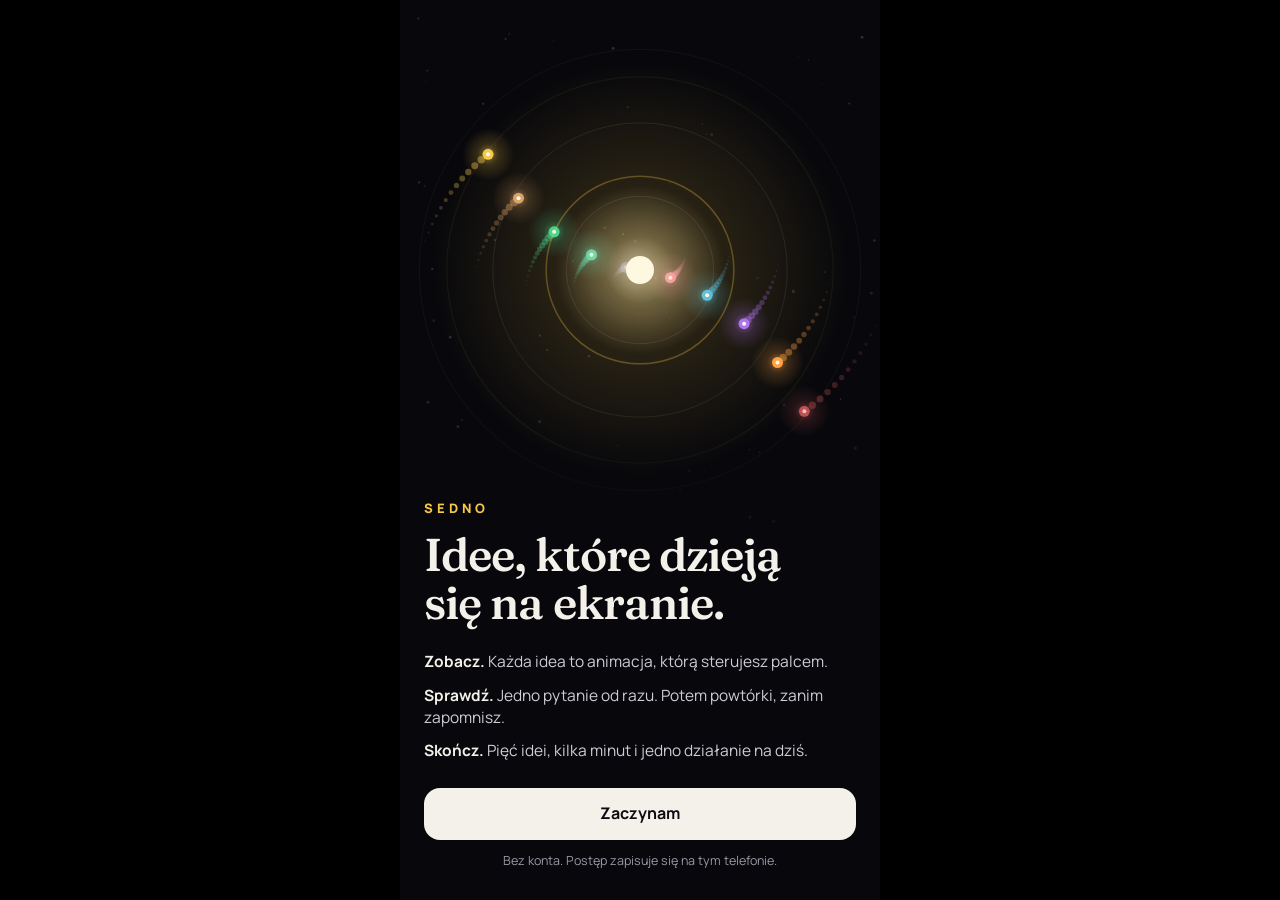
<file: index.html>
<!doctype html>
<html lang="pl">
  <head>
    <meta charset="utf-8" />
    <meta name="robots" content="noindex" />
    <meta name="viewport" content="width=device-width, initial-scale=1" />
    <title>Sedno</title>
    <script>
      location.replace('./i7/' + location.search + location.hash);
    </script>
    <meta http-equiv="refresh" content="0; url=./i7/" />
  </head>
  <body style="margin: 0; padding: 24px; background: #08080c; color: #f4f1ea; font-family: system-ui, sans-serif">
    <a href="./i7/" style="color: #f7c948">Otwórz Sedno</a>
  </body>
</html>
</file>
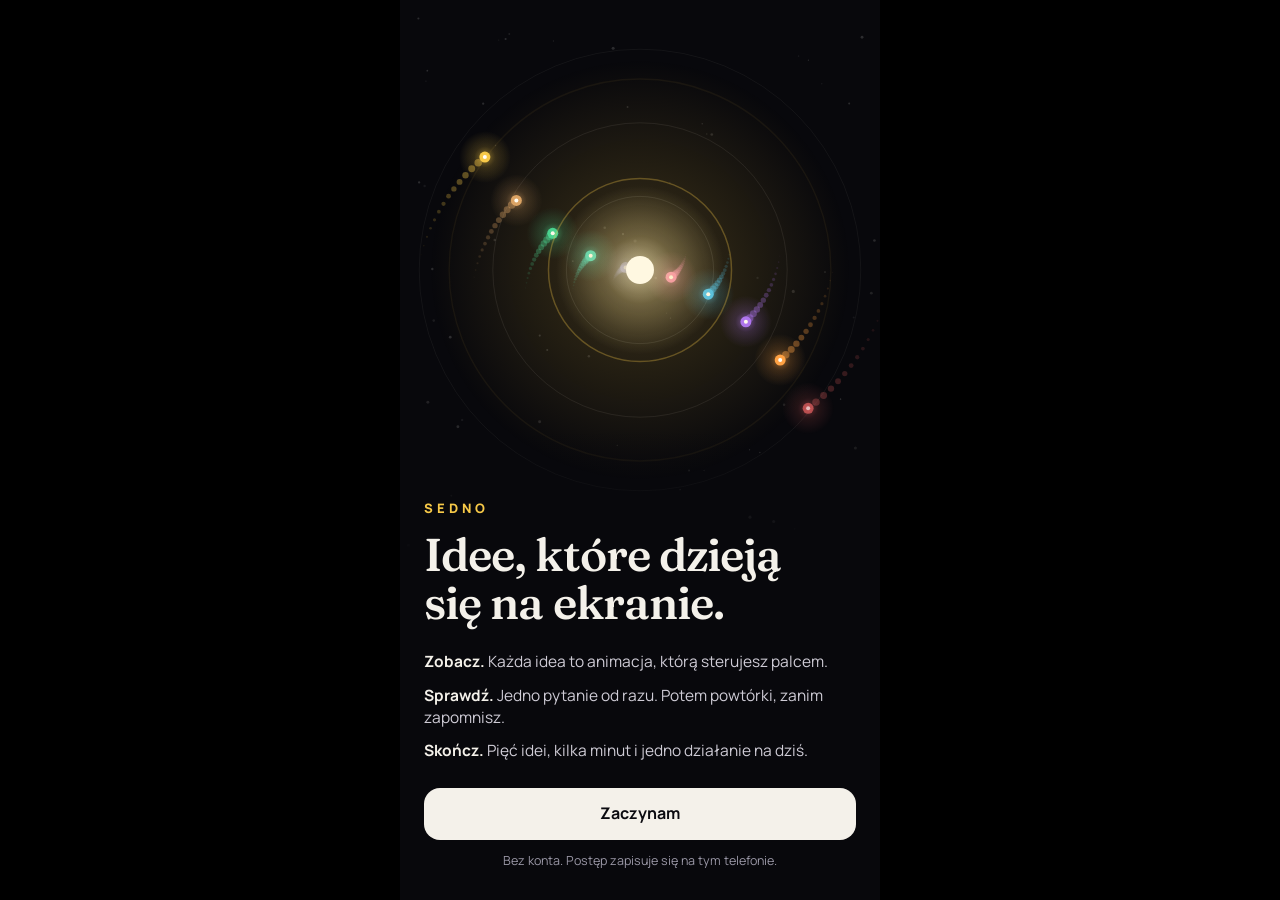
<file: app/index.html>
<!doctype html>
<html lang="pl">
  <head>
    <meta charset="utf-8" />
    <meta name="robots" content="noindex" />
    <meta name="viewport" content="width=device-width, initial-scale=1" />
    <title>Sedno</title>
    <script>
      location.replace('../i7/' + location.search + location.hash);
    </script>
    <meta http-equiv="refresh" content="0; url=../i7/" />
  </head>
  <body style="margin: 0; padding: 24px; background: #08080c; color: #f4f1ea; font-family: system-ui, sans-serif">
    <a href="../i7/" style="color: #f7c948">Otwórz Sedno</a>
  </body>
</html>
</file>
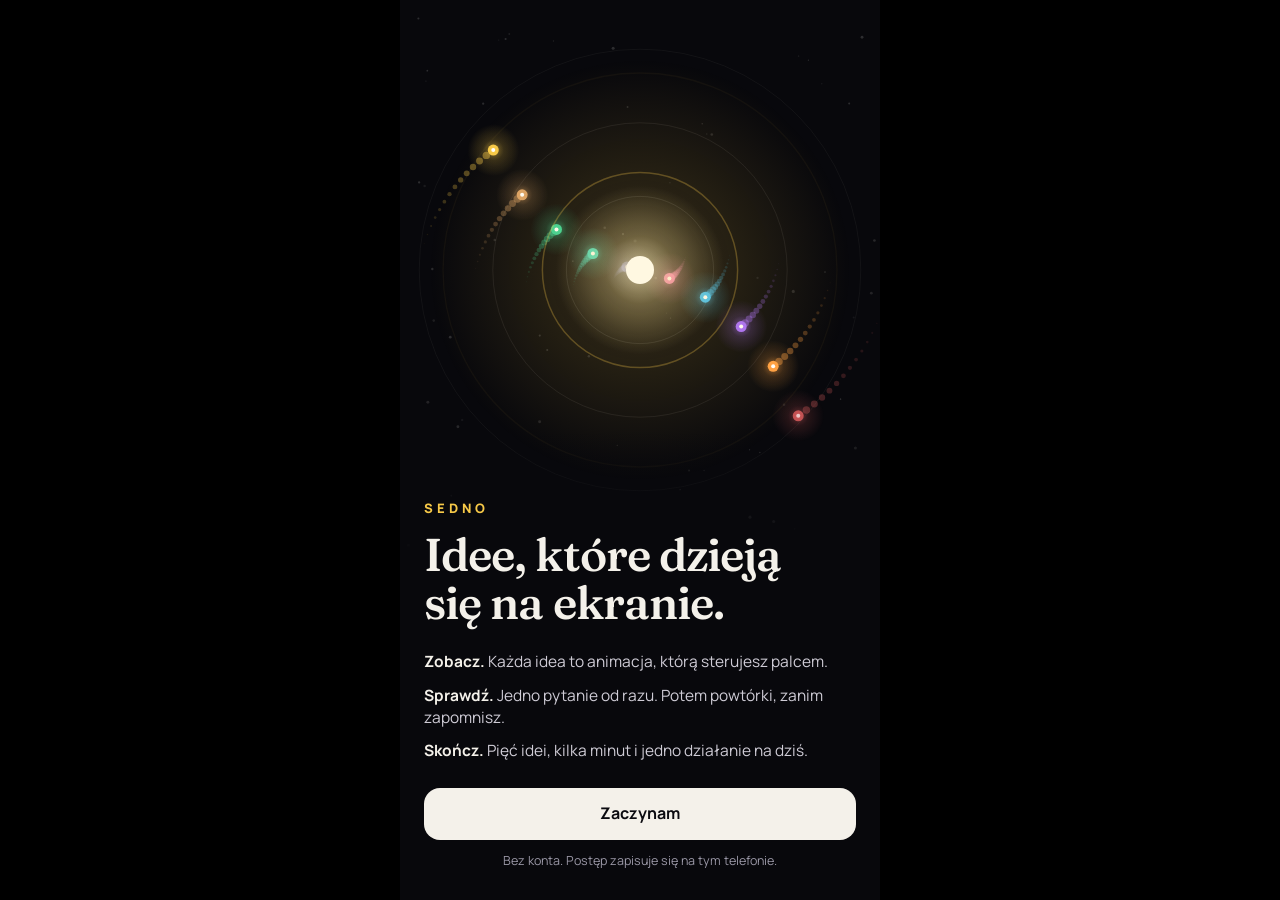
<file: i7/index.html>
<!doctype html>
<html lang="pl">
  <head>
    <meta charset="UTF-8" />
    <meta
      name="viewport"
      content="width=device-width, initial-scale=1, maximum-scale=1, user-scalable=no, viewport-fit=cover"
    />
    <meta name="theme-color" content="#08080c" />
    <meta name="apple-mobile-web-app-capable" content="yes" />
    <meta name="mobile-web-app-capable" content="yes" />
    <meta name="apple-mobile-web-app-status-bar-style" content="black-translucent" />
    <meta name="apple-mobile-web-app-title" content="Sedno" />
    <meta name="robots" content="noindex" />
    <meta name="description" content="Idee, które dzieją się na ekranie. Kilka minut dziennie, które naprawdę zostają w głowie." />
    <link rel="manifest" href="./manifest.webmanifest" />
    <link rel="icon" href="./icon.svg" type="image/svg+xml" />
    <link rel="apple-touch-icon" href="./icon-180.png" />
    <title>Sedno</title>
    <script type="module" crossorigin src="./assets/index-B5Yh-e4J.js"></script>
    <link rel="stylesheet" crossorigin href="./assets/index-BaCRoqMn.css">
  </head>
  <body>
    <div id="root"></div>
  </body>
</html>
</file>
<file: i7/assets/index-BaCRoqMn.css>
@font-face{font-family:Manrope Variable;font-style:normal;font-display:swap;font-weight:200 800;src:url([data-uri])format("woff2-variations");unicode-range:U+460-52F,U+1C80-1C8A,U+20B4,U+2DE0-2DFF,U+A640-A69F,U+FE2E-FE2F}@font-face{font-family:Manrope Variable;font-style:normal;font-display:swap;font-weight:200 800;src:url(./manrope-cyrillic-wght-normal-Dvxsihut.woff2)format("woff2-variations");unicode-range:U+301,U+400-45F,U+490-491,U+4B0-4B1,U+2116}@font-face{font-family:Manrope Variable;font-style:normal;font-display:swap;font-weight:200 800;src:url(./manrope-greek-wght-normal-DL7QRZyv.woff2)format("woff2-variations");unicode-range:U+370-377,U+37A-37F,U+384-38A,U+38C,U+38E-3A1,U+3A3-3FF}@font-face{font-family:Manrope Variable;font-style:normal;font-display:swap;font-weight:200 800;src:url(./manrope-vietnamese-wght-normal-usUDDRr7.woff2)format("woff2-variations");unicode-range:U+102-103,U+110-111,U+128-129,U+168-169,U+1A0-1A1,U+1AF-1B0,U+300-301,U+303-304,U+308-309,U+323,U+329,U+1EA0-1EF9,U+20AB}@font-face{font-family:Manrope Variable;font-style:normal;font-display:swap;font-weight:200 800;src:url(./manrope-latin-ext-wght-normal-Ch3YOpNY.woff2)format("woff2-variations");unicode-range:U+100-2BA,U+2BD-2C5,U+2C7-2CC,U+2CE-2D7,U+2DD-2FF,U+304,U+308,U+329,U+1D00-1DBF,U+1E00-1E9F,U+1EF2-1EFF,U+2020,U+20A0-20AB,U+20AD-20C0,U+2113,U+2C60-2C7F,U+A720-A7FF}@font-face{font-family:Manrope Variable;font-style:normal;font-display:swap;font-weight:200 800;src:url(./manrope-latin-wght-normal-DHIcAJRg.woff2)format("woff2-variations");unicode-range:U+??,U+131,U+152-153,U+2BB-2BC,U+2C6,U+2DA,U+2DC,U+304,U+308,U+329,U+2000-206F,U+20AC,U+2122,U+2191,U+2193,U+2212,U+2215,U+FEFF,U+FFFD}@font-face{font-family:Fraunces Variable;font-style:normal;font-display:swap;font-weight:100 900;src:url(./fraunces-vietnamese-wght-normal-CnvboYUG.woff2)format("woff2-variations");unicode-range:U+102-103,U+110-111,U+128-129,U+168-169,U+1A0-1A1,U+1AF-1B0,U+300-301,U+303-304,U+308-309,U+323,U+329,U+1EA0-1EF9,U+20AB}@font-face{font-family:Fraunces Variable;font-style:normal;font-display:swap;font-weight:100 900;src:url(./fraunces-latin-ext-wght-normal-Ca2vKHc0.woff2)format("woff2-variations");unicode-range:U+100-2BA,U+2BD-2C5,U+2C7-2CC,U+2CE-2D7,U+2DD-2FF,U+304,U+308,U+329,U+1D00-1DBF,U+1E00-1E9F,U+1EF2-1EFF,U+2020,U+20A0-20AB,U+20AD-20C0,U+2113,U+2C60-2C7F,U+A720-A7FF}@font-face{font-family:Fraunces Variable;font-style:normal;font-display:swap;font-weight:100 900;src:url(./fraunces-latin-wght-normal-ukD16Tqj.woff2)format("woff2-variations");unicode-range:U+??,U+131,U+152-153,U+2BB-2BC,U+2C6,U+2DA,U+2DC,U+304,U+308,U+329,U+2000-206F,U+20AC,U+2122,U+2191,U+2193,U+2212,U+2215,U+FEFF,U+FFFD}:root{--bg:#08080c;--card:#14141c;--card2:#1c1c27;--ink:#f4f1ea;--dim:#9a97a6;--line:#f4f1ea1a;--good:#5fe3a1;--bad:#ff6b6b;--accent:#f7c948;--accent2:#ffe9a3;--sans:"Manrope Variable", system-ui, -apple-system, "Segoe UI", sans-serif;--serif:"Fraunces Variable", Georgia, "Times New Roman", serif;--nav:calc(58px + env(safe-area-inset-bottom,0px));--top:env(safe-area-inset-top,0px);--lightningcss-light: ;--lightningcss-dark:initial;color-scheme:dark}*{box-sizing:border-box;-webkit-tap-highlight-color:transparent}html,body,#root{height:100%;margin:0}body{color:var(--ink);font-family:var(--sans);-webkit-font-smoothing:antialiased;overscroll-behavior:none;-webkit-user-select:none;user-select:none;-webkit-touch-callout:none;background:#000;font-size:16px;line-height:1.45;overflow:hidden}button{font:inherit;color:inherit;cursor:pointer;touch-action:manipulation;background:0 0;border:0;padding:0}h1,h2,h3,p,ul{margin:0;padding:0}ul{list-style:none}.app{background:var(--bg);max-width:480px;height:100dvh;margin:0 auto;position:relative;overflow:hidden}.feed{scroll-snap-type:y mandatory;overscroll-behavior:contain;scrollbar-width:none;height:100%;overflow-y:scroll}.feed::-webkit-scrollbar{display:none}.page-wrap{scroll-snap-align:start;scroll-snap-stop:always;height:100%}.page-wrap.tall{height:auto;min-height:100%}.page{flex-direction:column;height:100%;display:flex;position:relative;overflow:hidden}.lesson{touch-action:pan-y}.lesson-bg{background:radial-gradient(120% 60% at 50% 30%, color-mix(in srgb, var(--accent) 13%, transparent), transparent 70%), radial-gradient(90% 40% at 50% 105%, color-mix(in srgb, var(--accent) 9%, transparent), transparent 70%), var(--bg);position:absolute;inset:0}.scene-canvas{width:100%;height:100%;transition:opacity .4s,filter .4s;position:absolute;inset:0}.lesson.at-quiz .scene-canvas{opacity:.38;filter:saturate(.8)}.lesson-top{z-index:2;padding:calc(var(--top) + 10px) 16px 0;position:relative}.segs{gap:4px;display:flex}.segs span{background:#f4f1ea2e;border-radius:2px;flex:1;height:3px;transition:background .3s}.segs span.on{background:var(--accent)}.who{align-items:center;gap:10px;margin-top:12px;display:flex}.avatar{letter-spacing:.02em;color:#0b0b10;background:linear-gradient(140deg, var(--accent2), var(--accent));border-radius:50%;flex:none;place-items:center;width:36px;height:36px;font-size:13px;font-weight:800;display:grid}.who-text{flex:1;min-width:0;line-height:1.2}.who-text b{font-size:15px;font-weight:700;display:block}.who-text small{color:var(--dim);white-space:nowrap;text-overflow:ellipsis;font-size:12.5px;display:block;overflow:hidden}.counter{color:var(--dim);font-variant-numeric:tabular-nums;font-size:12px;font-weight:700}.icon-btn{width:40px;height:40px;color:var(--dim);border-radius:50%;place-items:center;font-size:18px;display:grid}.icon-btn.on{color:var(--accent)}.icon-btn:active{transform:scale(.9)}.caption-area{z-index:2;padding:44px 22px calc(var(--nav) + 18px);background:linear-gradient(to top, var(--bg) 62%, transparent);flex-direction:column;justify-content:flex-end;min-height:34%;margin-top:auto;display:flex;position:relative}.overlay .caption-area{padding-bottom:calc(env(safe-area-inset-bottom,0px) + 26px)}.caption{animation:.45s cubic-bezier(.2,.8,.2,1) both rise}.caption p{text-wrap:pretty;font-size:clamp(18px,5vw,21px);font-weight:500;line-height:1.38}.caption.hook p{font-family:var(--serif);letter-spacing:-.01em;text-wrap:balance;font-size:clamp(27px,7.6vw,34px);font-weight:560;line-height:1.14}.footnote{color:var(--dim);margin-top:10px;font-size:12.5px;display:block}.tap-hint{letter-spacing:.02em;color:var(--accent);margin-top:16px;font-size:13px;font-weight:700;animation:1.8s ease-in-out infinite breathe;display:inline-block}.tap-hint:after{content:" ›"}.next-hint{text-align:right;letter-spacing:.02em;color:var(--dim);margin-top:10px;font-size:12px;font-weight:700;animation:2.2s ease-in-out infinite breathe;display:block}.caption.sedno .next-hint{color:var(--accent)}.try-chip{color:#0b0b10;background:var(--accent);border-radius:99px;align-items:center;gap:8px;margin-bottom:12px;padding:7px 14px 7px 10px;font-size:13px;font-weight:800;display:inline-flex}.try-hand{font-size:16px;animation:1.2s ease-in-out infinite nudge;display:inline-block}.caption.sedno p{font-family:var(--serif);text-wrap:pretty;font-size:clamp(21px,5.9vw,25px);font-weight:540;line-height:1.24}.sedno-label{letter-spacing:.14em;text-transform:uppercase;color:var(--accent);background:color-mix(in srgb, var(--accent) 14%, transparent);border-radius:6px;margin-bottom:10px;padding:4px 10px;font-size:11px;font-weight:800;display:inline-block}.source{color:var(--dim);margin-top:12px;font-size:12px;line-height:1.4;display:block}.quiz{animation:.45s cubic-bezier(.2,.8,.2,1) both rise}.quiz-label{letter-spacing:.14em;text-transform:uppercase;color:var(--dim);margin-bottom:12px;font-size:11px;font-weight:800}.quiz-question{font-family:var(--serif);margin-bottom:16px;font-size:23px;font-weight:540;line-height:1.22}.swipe-card{touch-action:pan-y;background:linear-gradient(160deg, var(--card2), var(--card));border:1px solid var(--line);cursor:grab;will-change:transform;border-radius:22px;position:relative;box-shadow:0 18px 50px #0000008c}.quiz-card{text-align:center;place-items:center;min-height:150px;padding:30px 22px;display:grid}.quiz-card p{font-family:var(--serif);text-wrap:balance;font-size:clamp(20px,5.6vw,23px);font-weight:540;line-height:1.25}.stamp{letter-spacing:.08em;pointer-events:none;background:var(--card);border:2.5px solid;border-radius:8px;padding:3px 9px;font-size:13px;font-weight:800;position:absolute;top:12px}.stamp-right{color:var(--good);left:12px;transform:rotate(-10deg)}.stamp-left{color:var(--bad);right:12px;transform:rotate(10deg)}.tf-buttons{gap:10px;margin-top:14px;transition:opacity .25s;display:flex}.tf-buttons.hidden{opacity:0;pointer-events:none}.btn{border-radius:16px;justify-content:center;align-items:center;gap:8px;min-height:52px;padding:0 20px;font-size:16px;font-weight:700;transition:transform .12s,background .2s;display:inline-flex}.btn:active{transform:scale(.97)}.btn.primary{color:#0b0b10;background:var(--ink);width:100%}.btn.ghost{border:1px solid var(--line);color:var(--ink)}.btn.wide{width:100%}.btn.small{min-height:40px;padding:0 14px;font-size:13px}.btn.tf{background:var(--card);border:1px solid var(--line);flex:1}.btn.tf.ok{color:var(--good)}.btn.tf.no{color:var(--bad)}.choices{gap:10px;display:grid}.btn.choice{text-align:left;background:var(--card);border:1px solid var(--line);justify-content:flex-start;min-height:54px;padding:10px 16px;font-size:15.5px;font-weight:600;line-height:1.3}.verdict{font-family:var(--serif);align-items:center;gap:10px;font-size:26px;font-weight:580;display:flex}.verdict-mark{width:30px;height:30px;font-family:var(--sans);color:#0b0b10;border-radius:50%;place-items:center;font-size:15px;font-weight:800;animation:.5s cubic-bezier(.2,1.6,.4,1) both pop;display:grid}.verdict.ok .verdict-mark{background:var(--good)}.verdict.no .verdict-mark{background:var(--bad)}.why{color:#d8d5cf;margin-top:10px;font-size:15.5px;line-height:1.42}.today{border-left:3px solid var(--accent);background:color-mix(in srgb, var(--accent) 9%, var(--card));border-radius:14px;margin:14px 0 16px;padding:12px 14px}.today small{letter-spacing:.14em;text-transform:uppercase;color:var(--accent);margin-bottom:3px;font-size:10.5px;font-weight:800;display:block}.today p{font-size:14.5px;line-height:1.38}.screen{height:100%;padding:calc(var(--top) + 6px) 20px calc(var(--nav) + 28px);scrollbar-width:none;overflow-y:auto}.screen::-webkit-scrollbar{display:none}.plain-top{padding:18px 0 10px}.warmup .plain-top{padding:calc(var(--top) + 22px) 20px 6px}.eyebrow{letter-spacing:.16em;text-transform:uppercase;color:var(--dim);margin-bottom:8px;font-size:11px;font-weight:800;display:block}.plain-top h1,.summary h1{font-family:var(--serif);letter-spacing:-.01em;text-wrap:balance;font-size:clamp(28px,8vw,34px);font-weight:560;line-height:1.1}.plain-top p,.lead{color:var(--dim);text-wrap:pretty;margin-top:10px;font-size:15px}.lead.small{margin-top:4px;font-size:14px}.review-screen{flex-direction:column;display:flex}.review{flex-direction:column;flex:1;min-height:0;padding-top:8px;display:flex}.warmup .review,.warmup .review-done{padding:8px 20px calc(var(--nav) + 18px)}.review-count{color:var(--dim);font-variant-numeric:tabular-nums;margin-bottom:10px;font-size:12px;font-weight:700}.review-count span{color:var(--accent)}.stack{flex:1;min-height:300px;max-height:460px;position:relative}.stack-shadow{background:var(--card);border:1px solid var(--line);opacity:.6;border-radius:22px;position:absolute;inset:14px 14px -10px}.review-card{border-top:3px solid var(--accent);flex-direction:column;padding:20px 22px 22px;display:flex;position:absolute;inset:0}.review-card .who{margin-top:0}.review-q{font-family:var(--serif);text-wrap:balance;margin-top:22px;font-size:clamp(21px,5.8vw,25px);font-weight:540;line-height:1.22}.review-think{border:1px dashed var(--line);text-align:center;color:var(--dim);border-radius:14px;margin-top:auto;padding:16px;font-size:14px}.review-think b{color:var(--accent);margin-top:4px;font-size:15px;animation:1.8s ease-in-out infinite breathe;display:block}.review-a{border-top:1px solid var(--line);margin-top:auto;padding-top:16px;animation:.35s cubic-bezier(.2,.8,.2,1) both rise}.review-a p{font-size:16.5px;line-height:1.42}.review-done{text-align:center;flex-direction:column;flex:1;justify-content:center;align-items:center;padding:20px 0;animation:.45s both rise;display:flex}.done-ring{width:72px;height:72px;color:var(--good);border:2px solid var(--good);box-shadow:0 0 50px color-mix(in srgb, var(--good) 35%, transparent);border-radius:50%;place-items:center;margin-bottom:18px;font-size:30px;animation:.6s cubic-bezier(.2,1.6,.4,1) both pop;display:grid}.review-done h2{font-family:var(--serif);font-size:28px;font-weight:560}.review-done p{max-width:300px;color:var(--dim);margin-top:8px;font-size:15px}.due-list{width:100%;max-width:320px;margin-top:18px}.due-list li{border-bottom:1px solid var(--line);text-align:left;justify-content:space-between;gap:12px;padding:9px 0;font-size:14.5px;display:flex}.due-list small{color:var(--dim);white-space:nowrap}.swipe-up{font-weight:700;animation:1.8s ease-in-out infinite breathe;color:var(--ink)!important;margin-top:22px!important}.summary{background:radial-gradient(100% 36% at 50% 0%, #5fe3a121, transparent 70%), var(--bg);height:auto;min-height:100dvh}.summary-inner{padding:calc(var(--top) + 34px) 20px calc(var(--nav) + 30px)}.summary.empty .summary-inner{margin:auto 0}.summary.empty .btn{margin-top:22px}.sum-stats{grid-template-columns:repeat(3,1fr);gap:8px;margin:20px 0;display:grid}.sum-stats>div{background:var(--card);border:1px solid var(--line);text-align:center;border-radius:16px;padding:14px 8px}.sum-stats b{font-family:var(--serif);font-variant-numeric:tabular-nums;font-size:28px;font-weight:560;line-height:1.1;display:block}.sum-stats small{color:var(--dim);font-size:12px}.sum-list li{border-bottom:1px solid var(--line);gap:12px;padding:13px 0;display:flex}.sum-list b{font-size:15.5px}.sum-list small{color:var(--accent);margin-left:8px;font-size:12px}.sum-list p{color:var(--dim);margin-top:3px;font-size:13.5px;line-height:1.4}.mark{color:#0b0b10;border-radius:50%;flex:none;place-items:center;width:24px;height:24px;margin-top:1px;font-size:12px;font-weight:800;display:grid}.mark.ok{background:var(--good)}.mark.no{background:var(--bad)}.summary h2{font-family:var(--serif);margin-top:26px;font-size:23px;font-weight:560}.summary .btn.ghost.wide{margin-top:14px}.actions{gap:8px;margin-top:12px;display:grid}.action-pick{text-align:left;background:var(--card);border:1px solid var(--line);border-radius:14px;align-items:flex-start;gap:12px;padding:13px 14px;font-size:14.5px;line-height:1.38;transition:border-color .2s,background .2s;display:flex}.action-pick .radio{border:2px solid var(--dim);border-radius:50%;flex:none;width:20px;height:20px;margin-top:1px;transition:all .2s}.action-pick.on{border-color:var(--accent);background:color-mix(in srgb, var(--accent) 10%, var(--card))}.action-pick.on .radio{border:6px solid var(--accent)}.note{color:var(--dim);margin-top:18px;font-size:13px;line-height:1.45}.sum-buttons{gap:10px;margin-top:20px;display:grid}.sum-buttons .btn{width:100%}.constellation{width:100%;height:250px;margin:4px 0 0;display:block}.today-card{text-align:left;background:linear-gradient(140deg, #23202c, var(--card));border:1px solid var(--line);border-radius:18px;align-items:center;gap:14px;width:100%;margin-bottom:18px;padding:15px 16px;font-size:15px;line-height:1.38;display:flex}.today-card small{letter-spacing:.14em;text-transform:uppercase;color:var(--dim);margin-bottom:2px;font-size:10.5px;font-weight:800;display:block}.today-card .check{color:#0b0b10;border:2px solid var(--dim);border-radius:50%;flex:none;place-items:center;width:30px;height:30px;font-weight:800;transition:all .25s;display:grid}.today-card.done .check{background:var(--good);border-color:var(--good)}.today-card.done small{color:var(--good)}.mentor{margin-top:20px}.mentor h3{color:var(--accent);align-items:baseline;gap:8px;padding-bottom:6px;font-size:15px;font-weight:800;display:flex}.mentor h3 small{color:var(--dim);font-size:12px;font-weight:500}.idea-row{border-top:1px solid var(--line);text-align:left;align-items:center;gap:12px;width:100%;min-height:48px;padding:8px 0;display:flex}.idea-row small{color:var(--dim);white-space:nowrap;font-size:12px}.idea-title{flex:1;font-size:15px;font-weight:600}.idea-title em{color:var(--accent);font-style:normal}.idea-row.locked{color:var(--dim);opacity:.55}.idea-row.locked .idea-title{font-size:14px;font-weight:500}.lock{text-align:center;width:38px}.levels{gap:3px;width:38px;display:flex}.levels i{background:#f4f1ea24;border-radius:3px;width:5px;height:14px}.levels i.on{background:var(--accent)}.about{border-top:1px solid var(--line);color:var(--dim);margin-top:34px;padding-top:18px;font-size:12.5px;line-height:1.5}.about .btn{margin-top:14px}.tabs{z-index:10;height:var(--nav);padding-bottom:env(safe-area-inset-bottom,0px);-webkit-backdrop-filter:blur(18px);border-top:1px solid var(--line);background:#08080cd1;display:flex;position:absolute;bottom:0;left:0;right:0}.tabs button{color:var(--dim);flex-direction:column;flex:1;justify-content:center;align-items:center;gap:3px;font-size:11px;font-weight:700;transition:color .2s;display:flex;position:relative}.tabs button.on{color:var(--ink)}.tabs svg{fill:none;stroke:currentColor;stroke-width:1.7px;stroke-linejoin:round;stroke-linecap:round;width:23px;height:23px}.tabs button.on svg{fill:#f4f1ea29}.badge{color:#0b0b10;background:var(--accent);border-radius:9px;place-items:center;min-width:18px;height:18px;padding:0 5px;font-size:11px;font-weight:800;display:grid;position:absolute;top:6px;left:calc(50% + 8px)}.overlay{z-index:20;background:var(--bg);animation:.25s both fade;position:absolute;inset:0}.welcome{z-index:30;background:var(--bg);flex-direction:column;justify-content:flex-end;display:flex;position:absolute;inset:0;overflow:hidden}.welcome-canvas{width:100%;height:100%;position:absolute;inset:0}.welcome-inner{background:linear-gradient(to top, var(--bg) 72%, transparent);padding:70px 24px calc(env(safe-area-inset-bottom,0px) + 30px);position:relative}.brand{letter-spacing:.3em;text-transform:uppercase;color:var(--accent);margin-bottom:14px;font-size:13px;font-weight:800}.welcome h1{font-family:var(--serif);letter-spacing:-.02em;text-wrap:balance;font-size:clamp(36px,10.5vw,46px);font-weight:560;line-height:1.04}.welcome ul{gap:12px;margin:24px 0 26px;display:grid}.welcome li{color:#cfccd6;font-size:15.5px;line-height:1.4}.welcome li b{color:var(--ink)}.welcome small{text-align:center;color:var(--dim);margin-top:12px;font-size:12.5px;display:block}@keyframes rise{0%{opacity:0;transform:translateY(14px)}to{opacity:1;transform:none}}@keyframes fade{0%{opacity:0}to{opacity:1}}@keyframes pop{0%{transform:scale(0)}to{transform:scale(1)}}@keyframes breathe{0%,to{opacity:.55}50%{opacity:1}}@keyframes nudge{0%,to{transform:translate(-3px)}50%{transform:translate(3px)}}@media (height<=700px){.caption.hook p{font-size:clamp(24px,6.8vw,28px)}.caption p{font-size:17px}.caption.sedno p{font-size:20px}.caption-area{padding-top:28px}.quiz-card{min-height:110px;padding:20px 18px}.constellation{height:210px}}@media (prefers-reduced-motion:reduce){*,:before,:after{transition-duration:.01ms!important;animation-duration:.01ms!important;animation-iteration-count:1!important}}.guess{margin-top:16px}.guess small{letter-spacing:.1em;text-transform:uppercase;color:var(--accent);margin-bottom:9px;font-size:12px;font-weight:800;display:block}.guess-options{flex-wrap:wrap;gap:8px;display:flex}.guess-btn{min-height:46px;color:var(--ink);background:color-mix(in srgb, var(--accent) 12%, var(--card));border:1px solid color-mix(in srgb, var(--accent) 45%, transparent);border-radius:14px;flex:auto;padding:8px 14px;font-size:15px;font-weight:700;line-height:1.2;transition:transform .12s}.guess-btn:active{transform:scale(.95)}.guess-result{border-radius:6px;margin:0 0 10px 8px;padding:4px 10px;font-size:12px;font-weight:700;animation:.5s .2s both rise;display:inline-block}.guess-result.ok{color:var(--good);background:color-mix(in srgb, var(--good) 14%, transparent)}.guess-result.no{color:var(--ink);background:#f4f1ea1a}.burst{z-index:3;pointer-events:none;width:100%;height:100dvh;position:absolute;top:0;left:0}.rotate-note{display:none}@media (orientation:landscape) and (height<=480px){.rotate-note{z-index:99;text-align:center;font-family:var(--serif);background:var(--bg);flex-direction:column;justify-content:center;align-items:center;gap:8px;padding:24px;font-size:24px;display:flex;position:fixed;inset:0}.rotate-note small{font-family:var(--sans);color:var(--dim);font-size:14px}}.world-still,.world-canvas{width:100%;height:100%;position:absolute;inset:0}.world-still{background:var(--bg) center top / cover no-repeat;filter:brightness(.9)}.world-still.off{opacity:0}.world-canvas{opacity:0;transition:opacity .4s}.world-canvas.on{opacity:1}.lesson.at-quiz .world-canvas,.lesson.at-quiz .world-still{filter:brightness(.62)saturate(.95);transition:filter .5s}.lesson.world.at-quiz .scene-canvas{opacity:0}.lesson.world .lesson-top{background:linear-gradient(#05070cb8,#05070c5c 62%,#0000);padding-bottom:26px}.lesson.world .caption-area{background:linear-gradient(#0000,#05070c80 22%,#05070cdb 54%,#05070cf0 100%);padding-top:64px}.lesson.world .caption p,.lesson.world .caption small{text-shadow:0 1px 12px #04060ce6}.segs span.cur{position:relative;overflow:hidden}.segs span.cur:after{content:"";background:var(--accent);transform-origin:0;animation:seg-fill var(--hold,6s) linear both;position:absolute;inset:0}.lesson.waiting .segs span.cur:after{animation-play-state:paused}@keyframes seg-fill{0%{transform:scaleX(0)}to{transform:scaleX(1)}}.caption p.quote{font-family:Fraunces Variable,Georgia,serif;font-size:clamp(19px,5.3vw,23px);font-weight:500;line-height:1.32}.cite{color:var(--accent2);opacity:.9;margin-top:10px;font-size:12.5px;display:block}.cite:before{content:"— "}.who-btn{min-width:0;color:inherit;font:inherit;text-align:left;background:0 0;border:0;flex:1;align-items:center;gap:10px;padding:0;display:flex}.who-btn .who-text{display:block}.who-btn b:after{content:" ›";color:var(--dim);font-weight:500}.styles{-webkit-backdrop-filter:blur(8px);backdrop-filter:blur(8px);background:#08090e9e;border:1px solid #f4f1ea1f;border-radius:999px;gap:4px;margin-top:10px;padding:3px;display:inline-flex}.styles button{font:inherit;color:var(--dim);background:0 0;border:0;border-radius:999px;padding:6px 13px;font-size:12.5px;font-weight:700}.styles button.on{color:#0b0b10;background:var(--accent)}.author-sheet{z-index:6;background:#04050999;align-items:flex-end;animation:.25s both fade;display:flex;position:absolute;inset:0}.author-card{width:100%;padding:26px 24px calc(var(--nav) + 22px);background:#12131a;border-top:1px solid #f4f1ea1a;border-radius:26px 26px 0 0;flex-direction:column;align-items:flex-start;gap:4px;animation:.35s cubic-bezier(.2,.8,.2,1) both rise;display:flex}.author-card .avatar.big{width:56px;height:56px;margin-bottom:10px;font-size:19px}.author-card>b{font-family:Fraunces Variable,Georgia,serif;font-size:25px;font-weight:600}.author-card>small{color:var(--accent2);font-size:13.5px}.author-card p{color:#f4f1eadb;margin-top:12px;font-size:15.5px;line-height:1.5}.author-src{color:#f4f1eadb;margin-top:14px;font-size:13.5px;line-height:1.45}.author-src span{letter-spacing:.06em;text-transform:uppercase;color:var(--dim);margin-bottom:2px;font-size:11.5px;font-weight:700;display:block}.author-card a,.source-link{color:var(--accent);margin-top:12px;font-size:14px;font-weight:700;text-decoration:none;display:inline-block}.author-card button{font:inherit;color:var(--ink);background:#f4f1ea1a;border:0;border-radius:16px;align-self:stretch;margin-top:18px;padding:14px;font-weight:700}.icon-btn.voice-btn.on{color:var(--ink)}.lesson.world .guess-btn,.lesson.world .btn.choice,.lesson.world .btn.tf{color:#fff;background:linear-gradient(160deg, color-mix(in srgb, var(--accent) 16%, #0a0c1480), #0a0c146b);border:1px solid color-mix(in srgb, var(--accent) 55%, transparent);box-shadow:0 0 0 1px #ffffff0a inset, 0 6px 22px -10px var(--accent);-webkit-backdrop-filter:blur(12px)saturate(1.2);backdrop-filter:blur(12px)saturate(1.2);transition:transform .12s,box-shadow .25s,background .25s}.lesson.world .guess-btn:active,.lesson.world .btn.choice:active{background:color-mix(in srgb, var(--accent) 42%, #0a0c1466);box-shadow:0 0 26px -4px var(--accent);transform:scale(.96)}.lesson.world .guess small{color:var(--accent2);letter-spacing:.02em;text-transform:none;font-size:15.5px;font-weight:700}.ask-reply{color:#fff;border:1px solid color-mix(in srgb, var(--accent) 45%, transparent);-webkit-backdrop-filter:blur(12px);backdrop-filter:blur(12px);background:#0a0c1480;border-radius:14px;margin-top:14px;padding:11px 14px;font-weight:500;animation:.45s cubic-bezier(.2,.8,.2,1) both rise;font-size:15px!important;line-height:1.4!important}.ask-reply b{color:var(--accent2)}.ask-reply.ok{border-color:color-mix(in srgb, var(--good) 70%, transparent)}.ask-reply.no{border-color:color-mix(in srgb, var(--bad) 65%, transparent)}.lesson.world.at-quiz .caption-area{background:linear-gradient(#0000,#05070c80 40%,#05070cd1 100%)}.lesson.world .quiz{background:linear-gradient(170deg, color-mix(in srgb, var(--accent) 9%, #0a0c149e), #0a0c1499);border:1px solid color-mix(in srgb, var(--accent) 38%, transparent);box-shadow:0 18px 60px -30px var(--accent);-webkit-backdrop-filter:blur(16px)saturate(1.2);backdrop-filter:blur(16px)saturate(1.2);border-radius:24px;padding:18px 16px 16px}.lesson.world .quiz-label{color:var(--accent2)}.lesson.world .quiz-question{font-family:Fraunces Variable,Georgia,serif}.lesson.world .today{border-left-color:var(--accent);background:#ffffff0f}.lesson.world .btn.primary{color:#0b0b10;background:linear-gradient(140deg, var(--accent2), var(--accent));box-shadow:0 10px 34px -12px var(--accent)}.about .version{color:var(--dim);margin-top:12px;font-size:12px}.world-still.backdrop{filter:blur(9px)brightness(.46);transform:scale(1.06)}.lesson.env.opening .world-still.backdrop{filter:none}.world-still.backdrop{transition:filter 1.2s}.lesson.env .caption-area{transition:opacity .7s}.lesson.env.opening .caption-area{opacity:0;pointer-events:none}.intro-title{z-index:2;text-align:center;pointer-events:none;text-shadow:0 2px 24px #04060cd9;animation:3s cubic-bezier(.2,.7,.2,1) both intro-title;position:absolute;top:34%;left:24px;right:24px}.intro-title small{letter-spacing:.16em;text-transform:uppercase;color:var(--accent2);margin-bottom:10px;font-size:12.5px;font-weight:800;display:block}.intro-title b{color:#fff;text-wrap:balance;font-family:Fraunces Variable,Georgia,serif;font-size:clamp(34px,10vw,46px);font-weight:600;line-height:1.08;display:block}@keyframes intro-title{0%{opacity:0;letter-spacing:.02em;transform:translateY(14px)scale(.97)}22%{opacity:1;transform:none}78%{opacity:1;transform:none}to{opacity:0;transform:translateY(-10px)}}.fav-star{text-align:center;width:38px;color:var(--accent);font-size:16px}.idea-search{border:1px solid var(--line);width:100%;min-height:46px;font:inherit;color:var(--ink);background:var(--card);appearance:none;border-radius:14px;margin-top:24px;padding:0 14px;font-size:16px}.idea-search::placeholder{color:var(--dim)}.idea-search:focus{border-color:color-mix(in srgb, var(--accent) 60%, transparent);outline:none}.empty-note{border-top:1px solid var(--line);color:var(--dim);padding:14px 0;font-size:14px;line-height:1.45}.share-btn{border:1px solid color-mix(in srgb, var(--accent) 45%, transparent);width:fit-content;min-height:42px;font:inherit;color:var(--accent);background:color-mix(in srgb, var(--accent) 10%, transparent);border-radius:999px;align-items:center;gap:8px;margin-top:14px;padding:0 16px;font-size:13.5px;font-weight:700;display:flex}.author-card button.share{color:var(--accent);justify-content:center;align-items:center;gap:8px;display:flex}.author-card button.share+button{margin-top:8px}.who-text b{white-space:nowrap;text-overflow:ellipsis;overflow:hidden}.who .icon-btn+.icon-btn{margin-left:-8px}.intro-title .intro-about{color:#ffffffc7;margin-top:12px;font-size:14px;font-weight:500;line-height:1.35;display:block}
</file>
